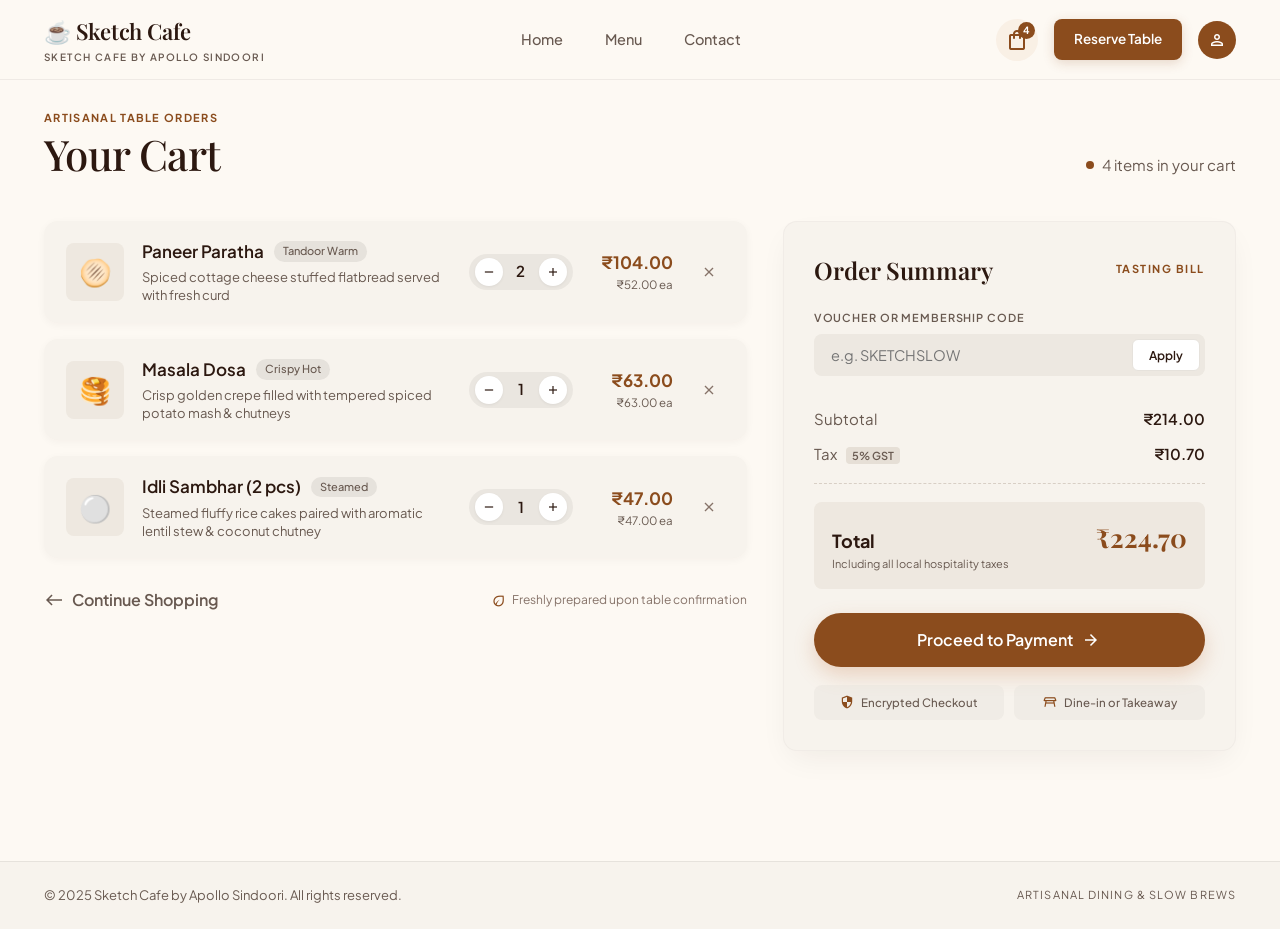
<file: cart.html>
<!DOCTYPE html>

<html lang="en"><head>
<meta charset="utf-8"/>
<meta content="width=device-width, initial-scale=1.0" name="viewport"/>
<title>Your Cart | Sketch Cafe by Apollo Sindoori</title>
<link href="https://fonts.googleapis.com" rel="preconnect"/>
<link crossorigin="" href="https://fonts.gstatic.com" rel="preconnect"/>
<link href="https://fonts.googleapis.com/css2?family=Playfair+Display:ital,wght@0,500;0,600;0,700;1,400&amp;family=Plus+Jakarta+Sans:wght@400;500;600;700&amp;display=swap" rel="stylesheet"/>
<link href="https://fonts.googleapis.com/css2?family=Material+Symbols+Outlined:wght,FILL@100..700,0..1&amp;display=swap" rel="stylesheet"/>
<link rel="stylesheet" href="cart.css">
</head>
<body>
<!-- Navigation Header (Strictly: Home, Menu, Contact, Cart, Reserve Table) -->
<header class="site-header">
<div class="header-inner">
<a class="brand" data-path="home" href="#">
<span class="brand-title">☕ Sketch Cafe</span>
<span class="brand-sub">Sketch Cafe by Apollo Sindoori</span>
</a>
<nav class="nav-links">
<a class="nav-link" data-path="home" href="#">Home</a>
<a class="nav-link" data-path="menu" href="#">Menu</a>
<a class="nav-link" data-path="contact" href="#">Contact</a>
</nav>
<div class="nav-actions">
<a aria-label="View Shopping Cart" class="cart-btn" data-path="cart" href="#">
<span class="material-symbols-outlined">shopping_bag</span>
<span class="cart-badge" id="nav-cart-count">4</span>
</a>
<a class="btn-reserve" data-path="reserve-table" href="#">Reserve Table</a>
<div aria-label="User Profile" class="user-avatar">
<span class="material-symbols-outlined" style="font-size: 20px;">person</span>
</div>
</div>
</div>
</header>
<!-- Main Cart Section -->
<main class="main-wrapper">
<!-- Editorial Headline -->
<header class="editorial-header">
<div>
<span class="header-tag">Artisanal Table Orders</span>
<h1 class="page-title">Your Cart</h1>
</div>
<div class="cart-indicator">
<span class="status-dot"></span>
<span id="cart-item-count-label">4 items in your cart</span>
</div>
</header>
<!-- Main Grid: Cart Items & Ledger -->
<div class="cart-grid">
<!-- Item List -->
<section aria-label="Order Items" class="cart-list">
<!-- Item 1: Paneer Paratha (₹52.00, qty 2 = ₹104.00) -->
<article class="cart-item" id="item-paneer-paratha">
<div class="item-info-group">
<div class="item-icon-box">🫓</div>
<div class="item-details">
<div class="item-header-line">
<h2 class="item-name">Paneer Paratha</h2>
<span class="item-tag">Tandoor Warm</span>
</div>
<p class="item-desc">Spiced cottage cheese stuffed flatbread served with fresh curd</p>
</div>
</div>
<div class="item-controls-group">
<div class="stepper">
<button aria-label="Decrease Paneer Paratha" class="stepper-btn" onclick="updateQty('paratha', -1, 52.00)">
<span class="material-symbols-outlined">remove</span>
</button>
<span class="stepper-value" id="qty-paratha">2</span>
<button aria-label="Increase Paneer Paratha" class="stepper-btn" onclick="updateQty('paratha', 1, 52.00)">
<span class="material-symbols-outlined">add</span>
</button>
</div>
<div class="item-price-block">
<span class="line-price" id="price-paratha">₹104.00</span>
<span class="unit-price">₹52.00 ea</span>
</div>
<button aria-label="Remove Paneer Paratha" class="btn-remove" onclick="removeCartItem('item-paneer-paratha', 'paratha')">
<span class="material-symbols-outlined">close</span>
</button>
</div>
</article>
<!-- Item 2: Masala Dosa (₹63.00, qty 1 = ₹63.00) -->
<article class="cart-item" id="item-masala-dosa">
<div class="item-info-group">
<div class="item-icon-box">🥞</div>
<div class="item-details">
<div class="item-header-line">
<h2 class="item-name">Masala Dosa</h2>
<span class="item-tag">Crispy Hot</span>
</div>
<p class="item-desc">Crisp golden crepe filled with tempered spiced potato mash &amp; chutneys</p>
</div>
</div>
<div class="item-controls-group">
<div class="stepper">
<button aria-label="Decrease Masala Dosa" class="stepper-btn" onclick="updateQty('dosa', -1, 63.00)">
<span class="material-symbols-outlined">remove</span>
</button>
<span class="stepper-value" id="qty-dosa">1</span>
<button aria-label="Increase Masala Dosa" class="stepper-btn" onclick="updateQty('dosa', 1, 63.00)">
<span class="material-symbols-outlined">add</span>
</button>
</div>
<div class="item-price-block">
<span class="line-price" id="price-dosa">₹63.00</span>
<span class="unit-price">₹63.00 ea</span>
</div>
<button aria-label="Remove Masala Dosa" class="btn-remove" onclick="removeCartItem('item-masala-dosa', 'dosa')">
<span class="material-symbols-outlined">close</span>
</button>
</div>
</article>
<!-- Item 3: Idli Sambhar (2 pcs) (₹47.00, qty 1 = ₹47.00) -->
<article class="cart-item" id="item-idli-sambhar">
<div class="item-info-group">
<div class="item-icon-box">⚪</div>
<div class="item-details">
<div class="item-header-line">
<h2 class="item-name">Idli Sambhar (2 pcs)</h2>
<span class="item-tag">Steamed</span>
</div>
<p class="item-desc">Steamed fluffy rice cakes paired with aromatic lentil stew &amp; coconut chutney</p>
</div>
</div>
<div class="item-controls-group">
<div class="stepper">
<button aria-label="Decrease Idli Sambhar" class="stepper-btn" onclick="updateQty('idli', -1, 47.00)">
<span class="material-symbols-outlined">remove</span>
</button>
<span class="stepper-value" id="qty-idli">1</span>
<button aria-label="Increase Idli Sambhar" class="stepper-btn" onclick="updateQty('idli', 1, 47.00)">
<span class="material-symbols-outlined">add</span>
</button>
</div>
<div class="item-price-block">
<span class="line-price" id="price-idli">₹47.00</span>
<span class="unit-price">₹47.00 ea</span>
</div>
<button aria-label="Remove Idli Sambhar" class="btn-remove" onclick="removeCartItem('item-idli-sambhar', 'idli')">
<span class="material-symbols-outlined">close</span>
</button>
</div>
</article>
<!-- Return to menu action -->
<div class="cart-actions-bar">
<a class="btn-continue" data-path="menu" href="#">
<span class="material-symbols-outlined">west</span>
<span>Continue Shopping</span>
</a>
<span class="fresh-note">
<span class="material-symbols-outlined" style="font-size: 16px; color: var(--color-primary-dark);">eco</span>
            Freshly prepared upon table confirmation
          </span>
</div>
</section>
<!-- Order Summary Card -->
<aside aria-label="Order Summary" class="summary-card">
<div class="summary-header">
<h2 class="summary-title">Order Summary</h2>
<span class="summary-tag">Tasting Bill</span>
</div>
<!-- Coupon Input -->
<div class="coupon-box">
<label class="coupon-label" for="voucher-code">Voucher or Membership Code</label>
<div class="coupon-input-group">
<input class="coupon-input" id="voucher-code" placeholder="e.g. SKETCHSLOW" type="text"/>
<button class="coupon-btn" onclick="handleCoupon()">Apply</button>
</div>
<p class="coupon-msg" id="voucher-msg"></p>
</div>
<!-- Ledger Calculation -->
<div class="financial-ledger">
<div class="ledger-row">
<span>Subtotal</span>
<span class="ledger-val" id="summary-subtotal">₹214.00</span>
</div>
<div class="ledger-row">
<div>
<span>Tax</span>
<span class="gst-tag">5% GST</span>
</div>
<span class="ledger-val" id="summary-tax">₹10.70</span>
</div>
<div class="ledger-row discount-row" id="discount-row">
<span>Member Discount (15%)</span>
<span class="ledger-val" id="summary-discount">-₹0.00</span>
</div>
</div>
<!-- Highlighted Total -->
<div class="total-box">
<div class="total-meta">
<div class="total-heading">Total</div>
<span class="total-sub">Including all local hospitality taxes</span>
</div>
<div class="total-amount" id="summary-total">₹224.70</div>
</div>
<!-- Proceed to Payment CTA -->
<a class="btn-checkout" data-path="checkout" href="#">
<span>Proceed to Payment</span>
<span class="material-symbols-outlined">arrow_forward</span>
</a>
<!-- Trust Badges -->
<div class="trust-grid">
<div class="trust-item">
<span class="material-symbols-outlined">security</span>
<span>Encrypted Checkout</span>
</div>
<div class="trust-item">
<span class="material-symbols-outlined">table_restaurant</span>
<span>Dine-in or Takeaway</span>
</div>
</div>
</aside>
</div>
</main>
<!-- Semantic Footer (No About or Gallery links) -->
<footer class="site-footer">
<div class="footer-inner">
<p>© 2025 Sketch Cafe by Apollo Sindoori. All rights reserved.</p>
<p class="footer-tagline">Artisanal Dining &amp; Slow Brews</p>
</div>
</footer>
<!-- Vanilla Cart Interaction Script -->
<script>
    (function() {
      const cartItems = {
        paratha: { qty: 2, price: 52.00 },
        dosa: { qty: 1, price: 63.00 },
        idli: { qty: 1, price: 47.00 }
      };

      let discountRate = 0;

      function updateSummary() {
        let subtotal = 0;
        let totalCount = 0;

        for (const key in cartItems) {
          if (cartItems[key]) {
            subtotal += cartItems[key].qty * cartItems[key].price;
            totalCount += cartItems[key].qty;
          }
        }

        const countLabel = document.getElementById('cart-item-count-label');
        const navCount = document.getElementById('nav-cart-count');
        if (countLabel) {
          countLabel.textContent = totalCount === 1 ? '1 item in your cart' : totalCount + ' items in your cart';
        }
        if (navCount) {
          navCount.textContent = totalCount;
        }

        const discount = subtotal * discountRate;
        const discountedSubtotal = Math.max(0, subtotal - discount);
        const tax = discountedSubtotal * 0.05;
        const total = discountedSubtotal + tax;

        const subtotalEl = document.getElementById('summary-subtotal');
        const taxEl = document.getElementById('summary-tax');
        const totalEl = document.getElementById('summary-total');
        const discountRow = document.getElementById('discount-row');
        const discountVal = document.getElementById('summary-discount');

        if (subtotalEl) subtotalEl.textContent = '₹' + subtotal.toFixed(2);
        if (taxEl) taxEl.textContent = '₹' + tax.toFixed(2);
        if (totalEl) totalEl.textContent = '₹' + total.toFixed(2);

        if (discountRow && discountVal) {
          if (discountRate > 0) {
            discountRow.style.display = 'flex';
            discountVal.textContent = '-₹' + discount.toFixed(2);
          } else {
            discountRow.style.display = 'none';
          }
        }
      }

      window.updateQty = function(itemKey, change, unitPrice) {
        if (!cartItems[itemKey]) return;
        const nextQty = cartItems[itemKey].qty + change;
        if (nextQty <= 0) {
          window.removeCartItem('item-' + (itemKey === 'paratha' ? 'paneer-paratha' : (itemKey === 'dosa' ? 'masala-dosa' : 'idli-sambhar')), itemKey);
          return;
        }
        cartItems[itemKey].qty = nextQty;

        const qtyEl = document.getElementById('qty-' + itemKey);
        const priceEl = document.getElementById('price-' + itemKey);

        if (qtyEl) qtyEl.textContent = nextQty;
        if (priceEl) priceEl.textContent = '₹' + (nextQty * unitPrice).toFixed(2);

        updateSummary();
      };

      window.removeCartItem = function(elementId, itemKey) {
        const row = document.getElementById(elementId);
        if (row) {
          row.style.opacity = '0';
          row.style.transform = 'scale(0.97)';
          setTimeout(function() {
            row.remove();
            delete cartItems[itemKey];
            updateSummary();
          }, 180);
        }
      };

      window.handleCoupon = function() {
        const input = document.getElementById('voucher-code');
        const msg = document.getElementById('voucher-msg');
        if (!input || !msg) return;

        const val = input.value.trim().toUpperCase();
        if (val === 'SKETCHSLOW' || val === 'APOLLO') {
          discountRate = 0.15;
          msg.textContent = '15% artisanal club discount applied!';
          msg.className = 'coupon-msg active';
        } else if (val.length > 0) {
          discountRate = 0;
          msg.textContent = 'Invalid or expired voucher code.';
          msg.className = 'coupon-msg error';
        } else {
          discountRate = 0;
          msg.className = 'coupon-msg';
        }
        updateSummary();
      };
    })();
  </script>
</body></html>
</file>
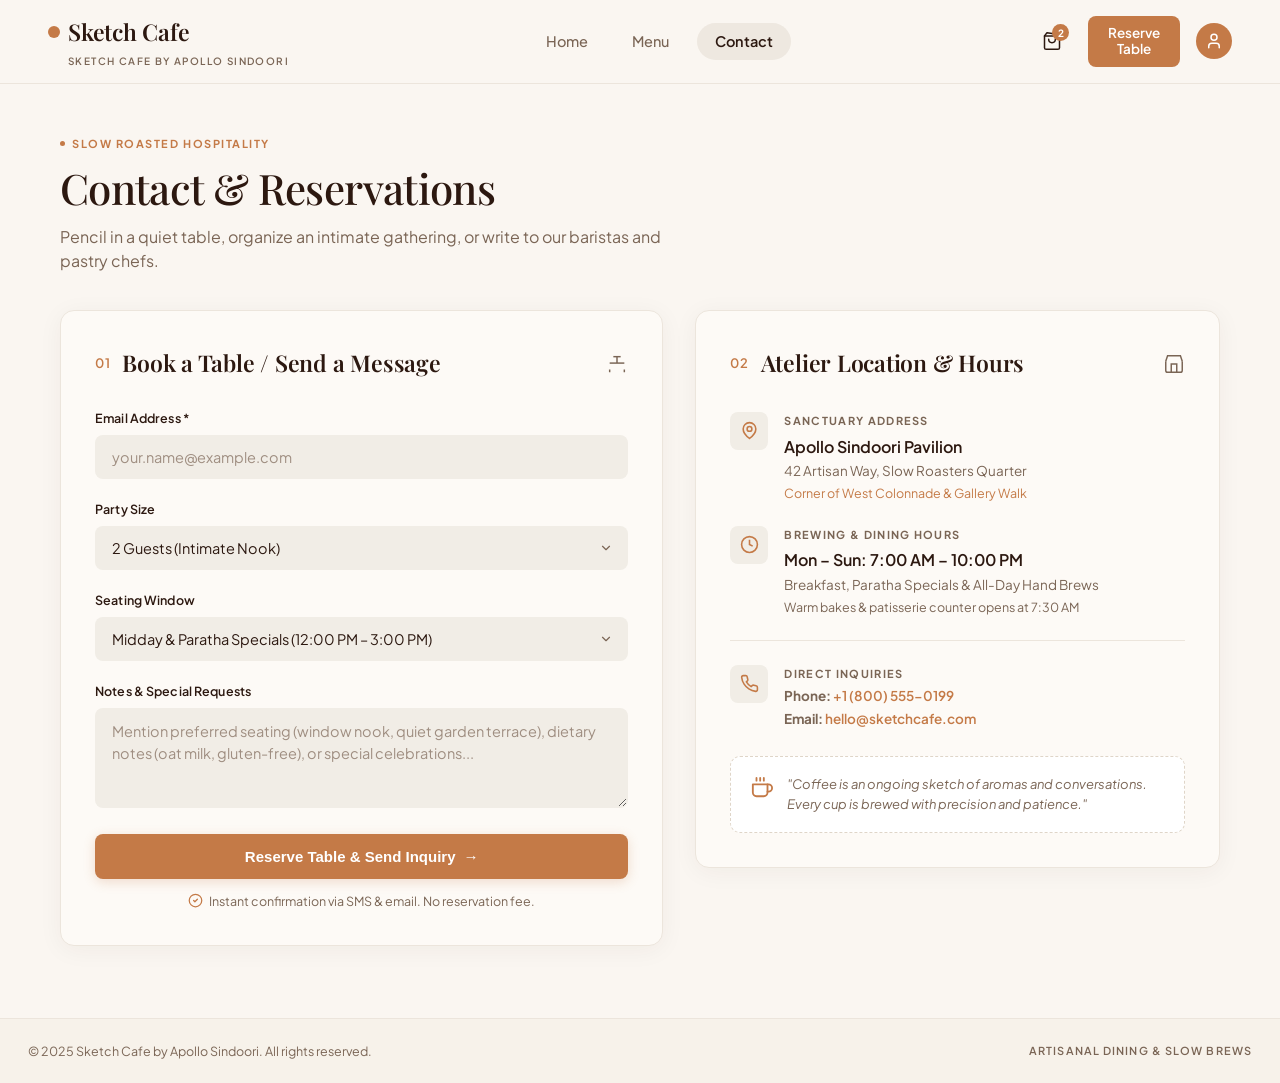
<file: contact.html>
<!DOCTYPE html>

<html lang="en"><head>
<meta charset="utf-8"/>
<meta content="width=device-width, initial-scale=1.0" name="viewport"/>
<title>Contact &amp; Reservations — Sketch Cafe</title>
<link href="https://fonts.googleapis.com" rel="preconnect"/>
<link crossorigin="" href="https://fonts.gstatic.com" rel="preconnect"/>
<link href="https://fonts.googleapis.com/css2?family=Plus+Jakarta+Sans:wght@400;500;600;700&amp;family=Playfair+Display:ital,wght@0,500;0,600;1,400&amp;display=swap" rel="stylesheet"/>
<link rel="stylesheet" href="contact.css">
</head>
<body>
<!-- Navigation Header -->
<header class="site-header">
<div class="nav-container">
<a class="brand-group" href="#">
<div class="brand-title-wrap">
<span class="brand-dot"></span>
<span class="brand-title">Sketch Cafe</span>
</div>
<span class="brand-sub">SKETCH CAFE BY APOLLO SINDOORI</span>
</a>
<nav class="nav-links">
<a class="nav-link" href="#">Home</a>
<a class="nav-link" href="#">Menu</a>
<a class="nav-link active" href="#">Contact</a>
</nav>
<div class="header-actions">
<a aria-label="View Cart" class="cart-btn" href="#">
<!-- Bag Icon -->
<svg fill="none" height="20" stroke="currentColor" stroke-linecap="round" stroke-linejoin="round" stroke-width="1.8" viewbox="0 0 24 24" width="20">
<path d="M6 2 3 6v14a2 2 0 0 0 2 2h14a2 2 0 0 0 2-2V6l-3-2Z"></path>
<path d="M3 6h18"></path>
<path d="M16 10a4 4 0 0 1-8 0"></path>
</svg>
<span class="cart-badge">2</span>
</a>
<a class="btn-reserve-nav" href="#reservation-form">Reserve<br/>Table</a>
<div class="user-avatar" title="Account">
<!-- Person Icon -->
<svg fill="none" height="18" stroke="currentColor" stroke-linecap="round" stroke-linejoin="round" stroke-width="2" viewbox="0 0 24 24" width="18">
<path d="M19 21v-2a4 4 0 0 0-4-4H9a4 4 0 0 0-4 4v2"></path>
<circle cx="12" cy="7" r="4"></circle>
</svg>
</div>
</div>
</div>
</header>
<!-- Main Content -->
<main>
<div class="content-wrapper">
<!-- Page Heading -->
<section class="page-intro">
<div class="eyebrow">
<span class="eyebrow-dot"></span>
<span>SLOW ROASTED HOSPITALITY</span>
</div>
<h1 class="page-title">Contact &amp; Reservations</h1>
<p class="page-subtitle">Pencil in a quiet table, organize an intimate gathering, or write to our baristas and pastry chefs.</p>
</section>
<!-- Two-Column Layout -->
<div class="contact-grid">
<!-- Left Column: Form Card -->
<div class="card" id="reservation-form">
<div class="card-header">
<div class="card-header-inner">
<span class="step-badge">01</span>
<h2 class="card-title">Book a Table / Send a Message</h2>
</div>
<!-- Chair / Table symbol -->
<svg class="header-icon-svg" viewbox="0 0 24 24">
<path d="M4 18v3"></path>
<path d="M20 18v3"></path>
<path d="M4 11h16"></path>
<path d="M12 4v7"></path>
<path d="M8 4h8"></path>
</svg>
</div>
<form onsubmit="handleFormSubmit(event)">
<div class="form-grid">
<!-- Email Address -->
<div class="form-group">
<label class="form-label" for="contact-email">Email Address *</label>
<input class="input-field" id="contact-email" placeholder="your.name@example.com" required="" type="email"/>
</div>
<!-- Party Size -->
<div class="form-group">
<label class="form-label" for="contact-guests">Party Size</label>
<select class="select-field" id="contact-guests">
<option value="1">1 Person (Solo Creative Table)</option>
<option selected="" value="2">2 Guests (Intimate Nook)</option>
<option value="3-4">3 – 4 Guests (Standard Dining)</option>
<option value="5-6">5 – 6 Guests (Curator's Booth)</option>
<option value="7+">7+ Guests (Private Salon Loft)</option>
</select>
</div>
<!-- Seating Window -->
<div class="form-group">
<label class="form-label" for="contact-time">Seating Window</label>
<select class="select-field" id="contact-time">
<option value="morning">Morning Brew &amp; Flaky Bakes (8:00 AM – 11:30 AM)</option>
<option selected="" value="lunch">Midday &amp; Paratha Specials (12:00 PM – 3:00 PM)</option>
<option value="tea">Afternoon Coffee &amp; Patisserie (3:30 PM – 6:00 PM)</option>
<option value="evening">Twilight Roast &amp; Slow Brews (6:30 PM – 9:30 PM)</option>
</select>
</div>
<!-- Notes / Special Requests -->
<div class="form-group">
<label class="form-label" for="contact-message">Notes &amp; Special Requests</label>
<textarea class="textarea-field" id="contact-message" placeholder="Mention preferred seating (window nook, quiet garden terrace), dietary notes (oat milk, gluten-free), or special celebrations..."></textarea>
</div>
<!-- Submit & Assurance -->
<div class="form-actions">
<button class="btn-submit" id="submit-btn" type="submit">
<span>Reserve Table &amp; Send Inquiry</span>
<span aria-hidden="true">→</span>
</button>
<div class="form-assurance">
<!-- Checkmark icon -->
<svg fill="none" height="15" stroke="currentColor" stroke-linecap="round" stroke-linejoin="round" stroke-width="2" style="color: var(--accent-terracotta);" viewbox="0 0 24 24" width="15">
<circle cx="12" cy="12" r="10"></circle>
<path d="m9 12 2 2 4-4"></path>
</svg>
<span>Instant confirmation via SMS &amp; email. No reservation fee.</span>
</div>
</div>
<!-- Success Alert Toast -->
<div class="status-toast" id="status-toast">
<svg fill="none" height="18" stroke="currentColor" stroke-linecap="round" stroke-linejoin="round" stroke-width="2" viewbox="0 0 24 24" width="18">
<path d="M18 8h1a4 4 0 0 1 0 8h-1"></path>
<path d="M2 8h16v9a4 4 0 0 1-4 4H6a4 4 0 0 1-4-4V8z"></path>
<line x1="6" x2="6" y1="1" y2="4"></line>
<line x1="10" x2="10" y1="1" y2="4"></line>
<line x1="14" x2="14" y1="1" y2="4"></line>
</svg>
<span>Thank you! Your inquiry has been penciled into our slow-brew schedule. We will reach out shortly.</span>
</div>
</div>
</form>
</div>
<!-- Right Column: Location & Atelier Dossier -->
<div class="card info-card">
<div class="card-header" style="margin-bottom: 6px;">
<div class="card-header-inner">
<span class="step-badge">02</span>
<h2 class="card-title">Atelier Location &amp; Hours</h2>
</div>
<!-- Storefront Icon -->
<svg class="header-icon-svg" viewbox="0 0 24 24">
<path d="M3 9 5 3h14l2 6"></path>
<path d="M21 9v10a2 2 0 0 1-2 2H5a2 2 0 0 1-2-2V9"></path>
<path d="M9 21V12h6v9"></path>
</svg>
</div>
<!-- Sanctuary Address -->
<div class="info-block">
<div class="info-icon-box">
<svg class="info-icon-svg" viewbox="0 0 24 24">
<path d="M20 10c0 6-8 12-8 12s-8-6-8-12a8 8 0 0 1 16 0Z"></path>
<circle cx="12" cy="10" r="3"></circle>
</svg>
</div>
<div class="info-content">
<div class="info-label">Sanctuary Address</div>
<p class="info-headline">Apollo Sindoori Pavilion</p>
<p class="info-sub">42 Artisan Way, Slow Roasters Quarter</p>
<p class="info-sub" style="font-size: 12.5px; margin-top: 3px; color: var(--accent-terracotta);">Corner of West Colonnade &amp; Gallery Walk</p>
</div>
</div>
<!-- Opening Hours -->
<div class="info-block">
<div class="info-icon-box">
<svg class="info-icon-svg" viewbox="0 0 24 24">
<circle cx="12" cy="12" r="10"></circle>
<polyline points="12 6 12 12 16 14"></polyline>
</svg>
</div>
<div class="info-content">
<div class="info-label">Brewing &amp; Dining Hours</div>
<p class="info-headline">Mon – Sun: 7:00 AM – 10:00 PM</p>
<p class="info-sub">Breakfast, Paratha Specials &amp; All-Day Hand Brews</p>
<p class="info-sub" style="font-size: 12.5px; margin-top: 3px;">Warm bakes &amp; patisserie counter opens at 7:30 AM</p>
</div>
</div>
<div class="divider"></div>
<!-- Direct Channels -->
<div class="info-block">
<div class="info-icon-box">
<svg class="info-icon-svg" viewbox="0 0 24 24">
<path d="M22 16.92v3a2 2 0 0 1-2.18 2 19.79 19.79 0 0 1-8.63-3.07 19.5 19.5 0 0 1-6-6 19.79 19.79 0 0 1-3.07-8.67A2 2 0 0 1 4.11 2h3a2 2 0 0 1 2 1.72 12.84 12.84 0 0 0 .7 2.81 2 2 0 0 1-.45 2.11L8.09 9.91a16 16 0 0 0 6 6l1.27-1.27a2 2 0 0 1 2.11-.45 12.84 12.84 0 0 0 2.81.7A2 2 0 0 1 22 16.92z"></path>
</svg>
</div>
<div class="info-content">
<div class="info-label">Direct Inquiries</div>
<p class="info-sub" style="margin-bottom: 3px;">
<strong>Phone:</strong> <a class="info-link" href="tel:+18005550199">+1 (800) 555-0199</a>
</p>
<p class="info-sub">
<strong>Email:</strong> <a class="info-link" href="mailto:hello@sketchcafe.com">hello@sketchcafe.com</a>
</p>
</div>
</div>
<!-- Roastery Quote Note -->
<div class="roastery-note">
<div class="roastery-quote-icon">
<svg fill="none" height="22" stroke="currentColor" stroke-linecap="round" stroke-linejoin="round" stroke-width="2" viewbox="0 0 24 24" width="22">
<path d="M18 8h1a4 4 0 0 1 0 8h-1"></path>
<path d="M2 8h16v9a4 4 0 0 1-4 4H6a4 4 0 0 1-4-4V8z"></path>
<line x1="6" x2="6" y1="1" y2="4"></line>
<line x1="10" x2="10" y1="1" y2="4"></line>
<line x1="14" x2="14" y1="1" y2="4"></line>
</svg>
</div>
<p class="roastery-note-text">"Coffee is an ongoing sketch of aromas and conversations. Every cup is brewed with precision and patience."</p>
</div>
</div>
</div>
</div>
</main>
<!-- Clean Minimal 1-Line Footer -->
<footer class="site-footer">
<div class="footer-container">
<p>© 2025 Sketch Cafe by Apollo Sindoori. All rights reserved.</p>
<p class="footer-highlight">ARTISANAL DINING &amp; SLOW BREWS</p>
</div>
</footer>
<!-- Vanilla JS Interaction Logic -->
<script>
    function handleFormSubmit(event) {
      event.preventDefault();
      const submitBtn = document.getElementById('submit-btn');
      const toast = document.getElementById('status-toast');

      submitBtn.disabled = true;
      submitBtn.innerHTML = '<span>Penciling in reservation...</span>';

      setTimeout(function() {
        submitBtn.innerHTML = '<span>Reservation Confirmed ✓</span>';
        submitBtn.style.backgroundColor = '#a86332';
        toast.style.display = 'flex';
      }, 600);
    }
  </script>
</body></html>
</file>
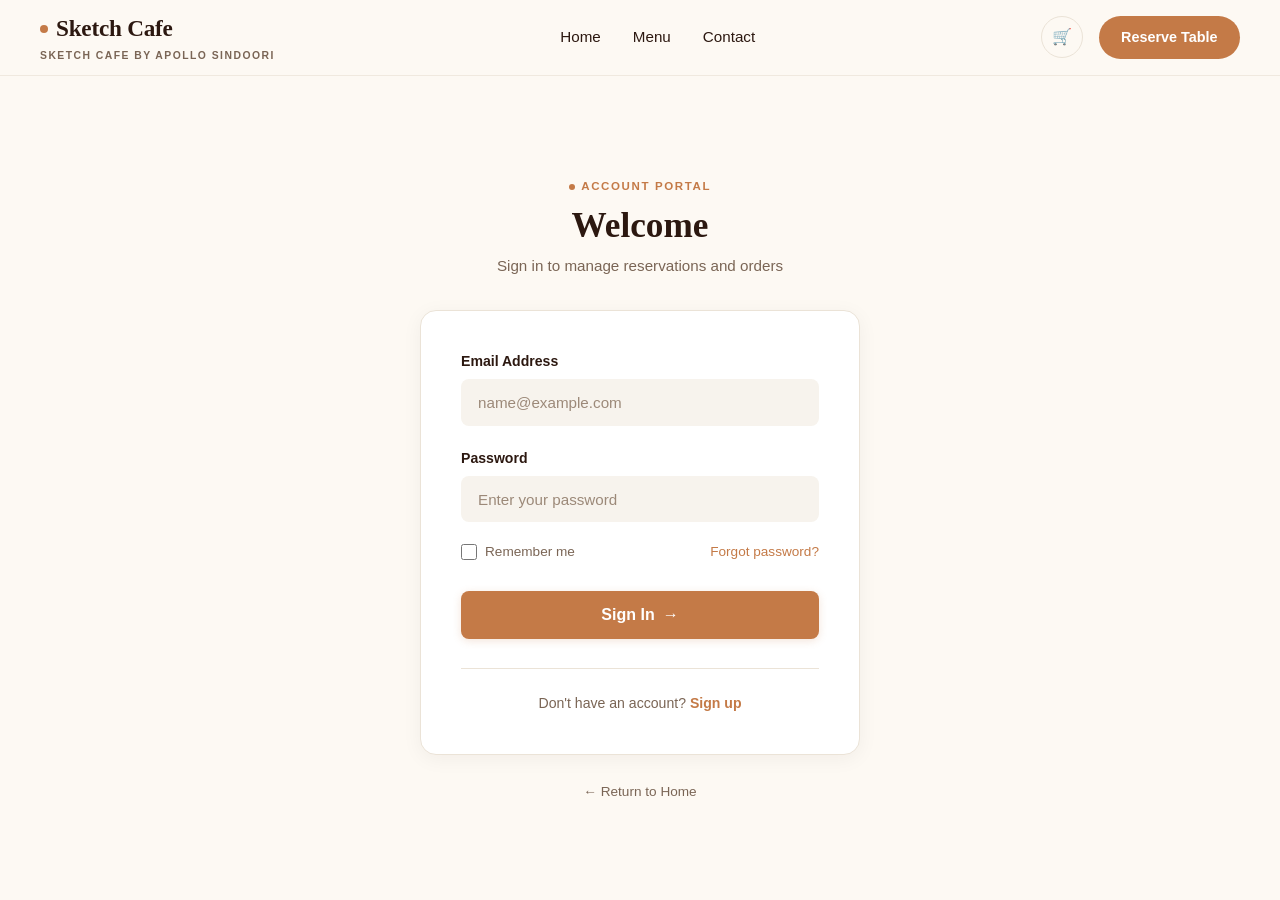
<file: login.html>
<!DOCTYPE html><html lang="en" style=""><head>
  <meta charset="UTF-8">
  <meta name="viewport" content="width=device-width, initial-scale=1.0">
  <title>Login - Sketch Cafe</title>
  <link rel="stylesheet" href="login.css">
</head>
<body>

  <!-- Navigation -->
  <header class="navbar">
    <a href="index.html" class="brand-group">
      <div class="brand-title">
        <span class="brand-dot"></span>
        Sketch Cafe
      </div>
      <span class="brand-sub">Sketch Cafe by Apollo Sindoori</span>
    </a>

    <nav class="nav-menu">
      <a href="index.html" class="nav-link">Home</a>
      <a href="menu.html" class="nav-link">Menu</a>
      <a href="contact.html" class="nav-link">Contact</a>
    </nav>

    <div class="nav-right">
      <a href="cart.html" class="cart-btn" title="Cart">🛒</a>
      <a href="contact.html" class="reserve-btn">Reserve Table</a>
    </div>
  </header>

  <!-- Main Content -->
  <main>
    <div class="auth-wrapper">
      <div class="auth-header">
        <span class="auth-badge">Account Portal</span>
        <h1 class="auth-title">Welcome</h1>
        <p class="auth-subtitle">Sign in to manage reservations and orders</p>
      </div>

      <div class="auth-card">
        <form id="loginForm" onsubmit="handleLogin(event)">
          <div class="form-group">
            <label for="email" class="">Email Address</label>
            <div class="input-wrapper">
              <input type="email" id="email" class="form-input" placeholder="name@example.com" required="" autocomplete="email">
            </div>
          </div>

          <div class="form-group">
            <label for="password" class="">Password</label>
            <div class="input-wrapper">
              <input type="password" id="password" class="form-input" placeholder="Enter your password" required="" autocomplete="current-password">
            </div>
          </div>

          <div class="form-meta">
            <label class="remember-group">
              <input type="checkbox" id="rememberMe">
              <span class="">Remember me</span>
            </label>
            <a href="#" class="forgot-link" onclick="event.preventDefault(); alert('Password reset link will be sent to your email.');">Forgot password?</a>
          </div>

          <button type="submit" class="submit-btn">
            <span class="">Sign In</span>
            <span class="">→</span>
          </button>
        </form>

        <div class="auth-footer-prompt">
          Don't have an account? <a href="#" onclick="event.preventDefault(); alert('Registration is open at checkout or by placing a table reservation.');" class="">Sign up</a>
        </div>
      </div>

      <div class="quick-links">
        <a href="index.html" class="back-home">← Return to Home</a>
      </div>
    </div>
  </main>

  <!-- Footer -->
  

  <script>
    function handleLogin(e) {
      e.preventDefault();
      const email = document.getElementById('email').value;
      if (email) {
        alert('Welcome back! Redirecting to Sketch Cafe...');
        window.location.href = 'index.html';
      }
    }
  </script>



</body></html>
</file>
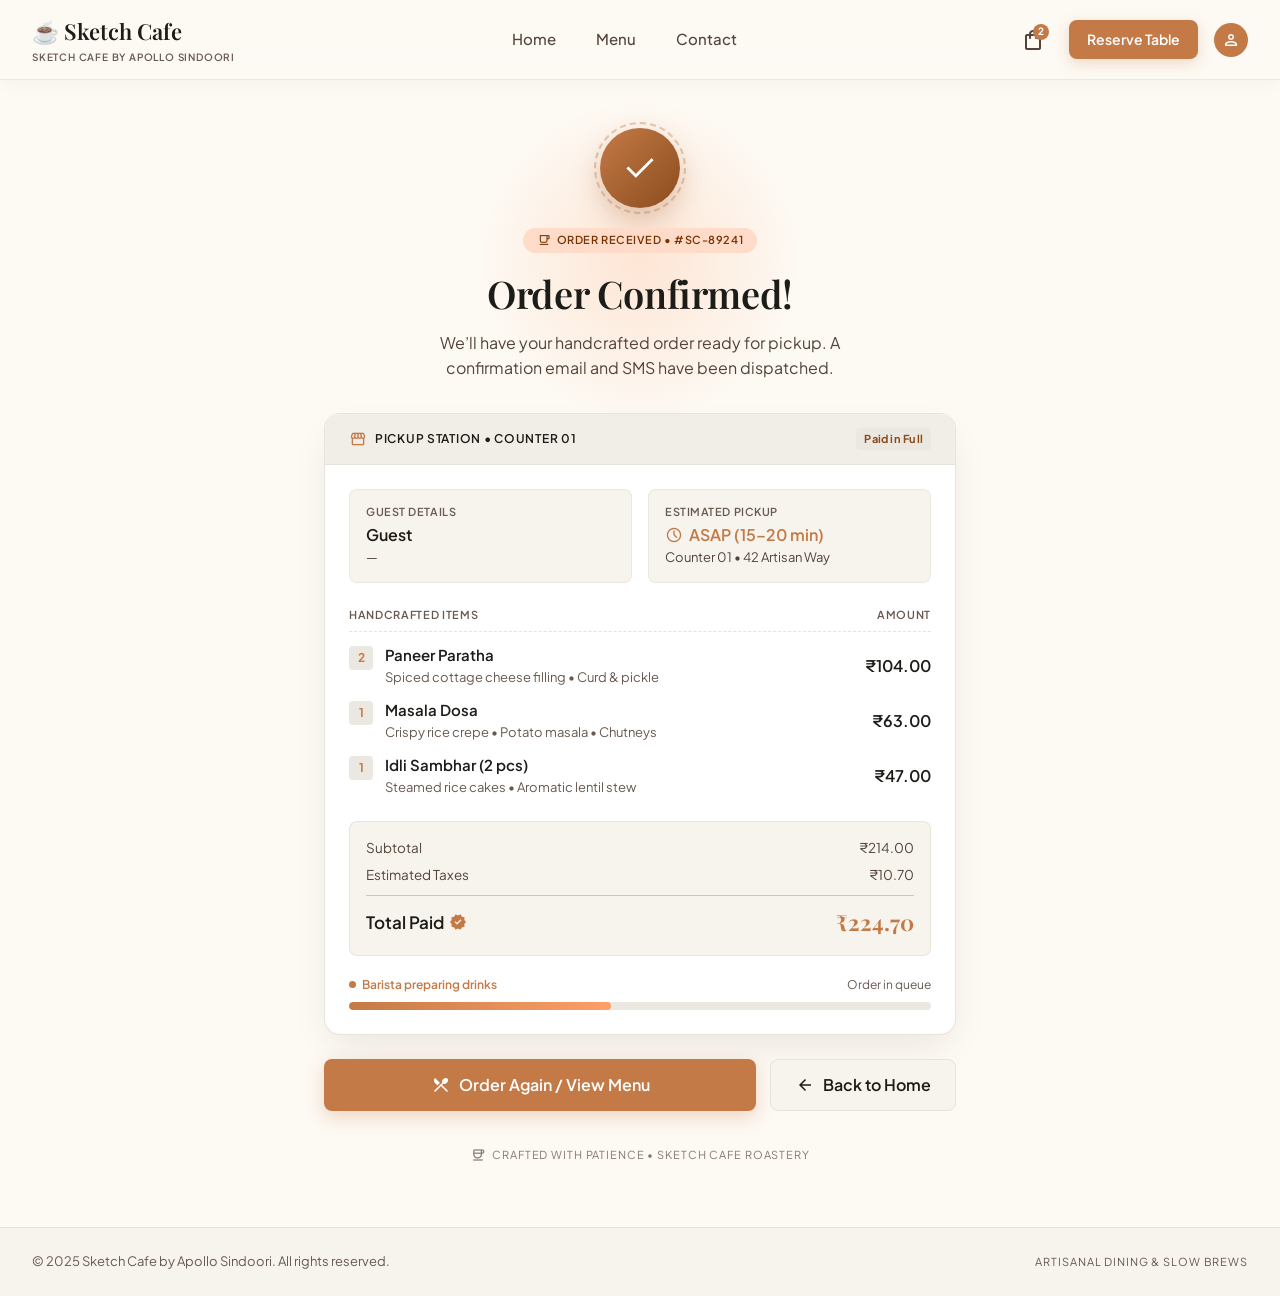
<file: order-confirmed.html>
<!DOCTYPE html><html lang="en"><head>
<meta charset="utf-8">
<meta content="width=device-width, initial-scale=1.0" name="viewport">
<title>Order Confirmed | Sketch Cafe</title>
<link href="https://fonts.googleapis.com" rel="preconnect">
<link crossorigin="" href="https://fonts.gstatic.com" rel="preconnect">
<link href="https://fonts.googleapis.com/css2?family=Playfair+Display:ital,wght@0,500;0,600;0,700;1,400&amp;family=Plus+Jakarta+Sans:wght@400;500;600;700&amp;display=swap" rel="stylesheet">
<link href="https://fonts.googleapis.com/css2?family=Material+Symbols+Outlined:wght,FILL@100..700,0..1&amp;display=swap" rel="stylesheet">
<link rel="stylesheet" href="order-confirmed.css">
</head>
<body>
<!-- Site Navigation Header -->
<header class="site-header">
<div class="header-container">
<a class="brand" href="#">
<span class="brand-title">☕ Sketch Cafe</span>
<span class="brand-subtitle">Sketch Cafe by Apollo Sindoori</span>
</a>
<nav class="nav-links">
<a class="nav-link" href="#">Home</a>
<a class="nav-link" href="#">Menu</a>
<a class="nav-link" href="#">Contact</a>
</nav>
<div class="header-actions">
<a aria-label="Cart" class="cart-btn" href="#">
<span class="material-symbols-outlined" style="font-size: 24px;">shopping_bag</span>
<span class="cart-badge">2</span>
</a>
<a class="reserve-btn" href="#">Reserve Table</a>
<div class="user-avatar">
<span class="material-symbols-outlined" style="font-size: 20px;">person</span>
</div>
</div>
</div>
</header>
<!-- Main View -->
<main>
<div class="page-content">
<!-- Glow ambient background -->
<div class="glow-aura"></div>
<!-- Terracotta Check Icon Badge -->
<div class="hero-badge">
<div class="badge-ring"></div>
<div class="badge-inner">
<span class="material-symbols-outlined" style="font-size: 40px; font-variation-settings: 'FILL' 1;">check</span>
</div>
</div>
<!-- Header & Subtitle -->
<div class="hero-text">
<div class="order-status-pill">
<span class="material-symbols-outlined" style="font-size: 14px;">local_cafe</span>
<span class="">Order Received • #SC-89241</span>
</div>
<h1 class="order-title">Order Confirmed!</h1>
<p class="order-desc">
          We’ll have your handcrafted order ready for pickup. A confirmation email and SMS have been dispatched.
        </p>
</div>
<!-- Receipt Summary Card -->
<section class="receipt-card">
<header class="receipt-header">
<div class="station-info">
<span class="material-symbols-outlined">storefront</span>
<span class="">Pickup Station • Counter 01</span>
</div>
<span class="paid-tag">Paid in Full</span>
</header>
<div class="receipt-body">
<!-- Customer & Pickup Grid -->
<div class="metadata-grid">
<div class="meta-box">
<span class="meta-label">Guest Details</span>
<p class="meta-value">Guest</p>
<p class="meta-sub">—</p>
</div>
<div class="meta-box">
<span class="meta-label">Estimated Pickup</span>
<p class="meta-value highlight">
<span class="material-symbols-outlined" style="font-size: 18px;">schedule</span>
                ASAP (15–20 min)
              </p>
<p class="meta-sub">Counter 01 • 42 Artisan Way</p>
</div>
</div>
<!-- Itemized Handcrafted List -->
<div class="items-section">
<div class="section-bar">
<span class="">Handcrafted Items</span>
<span class="">Amount</span>
</div>
<div class="items-list">
<!-- Item 1 -->
<div class="item-row">
<div class="item-left">
<span class="item-qty">2</span>
<div>
<p class="item-name">Paneer Paratha</p>
<p class="item-desc">Spiced cottage cheese filling • Curd &amp; pickle</p>
</div>
</div>
<span class="item-price">₹104.00</span>
</div>
<!-- Item 2 -->
<div class="item-row">
<div class="item-left">
<span class="item-qty">1</span>
<div>
<p class="item-name">Masala Dosa</p>
<p class="item-desc">Crispy rice crepe • Potato masala • Chutneys</p>
</div>
</div>
<span class="item-price">₹63.00</span>
</div>
<!-- Item 3 -->
<div class="item-row">
<div class="item-left">
<span class="item-qty">1</span>
<div>
<p class="item-name">Idli Sambhar (2 pcs)</p>
<p class="item-desc">Steamed rice cakes • Aromatic lentil stew</p>
</div>
</div>
<span class="item-price">₹47.00</span>
</div>
</div>
</div>
<!-- Totals Calculation -->
<div class="totals-box">
<div class="calc-row">
<span class="">Subtotal</span>
<span class="">₹214.00</span>
</div>
<div class="calc-row">
<span class="">Estimated Taxes</span>
<span class="">₹10.70</span>
</div>
<div class="total-row">
<span class="total-label">
                Total Paid
                <span class="material-symbols-outlined" style="font-variation-settings: 'FILL' 1;">verified</span>
</span>
<span class="total-amount">₹224.70</span>
</div>
</div>
<!-- Progress Visualizer -->
<div class="progress-section">
<div class="progress-status">
<span class="status-active">
<span class="status-dot"></span>
                Barista preparing drinks
              </span>
<span class="">Order in queue</span>
</div>
<div class="progress-bar-bg">
<div class="progress-bar-fill"></div>
</div>
</div>
</div>
</section>
<!-- Action Buttons -->
<div class="action-group">
<a class="btn-primary" href="#">
<span class="material-symbols-outlined" style="font-size: 20px;">restaurant_menu</span>
<span class="">Order Again / View Menu</span>
</a>
<a class="btn-secondary" href="#">
<span class="material-symbols-outlined" style="font-size: 20px;">arrow_back</span>
<span class="">Back to Home</span>
</a>
</div>
<!-- Footnote -->
<div class="footer-note">
<span class="material-symbols-outlined" style="font-size: 16px;">coffee</span>
<span class="">Crafted with patience • Sketch Cafe Roastery</span>
</div>
</div>
</main>
<!-- Site Footer -->
<footer class="site-footer">
<div class="footer-container">
<p class="">© 2025 Sketch Cafe by Apollo Sindoori. All rights reserved.</p>
<p class="footer-tagline">Artisanal Dining &amp; Slow Brews</p>
</div>
</footer>


</body></html>
</file>
<file: cart.css>
:root {
      --bg-surface: #fdf9f3;
      --bg-card: #f7f3ed;
      --bg-card-hover: #f1ede7;
      --bg-white: #ffffff;
      --bg-chip: #e6e2dc;
      --color-primary: #c47a47;
      --color-primary-dark: #8b4c1d;
      --color-text-main: #2c1810;
      --color-text-muted: #685950;
      --color-text-light: #867369;
      --border-color: #e6e2dc;
      --border-subtle: #eedecd;
      --radius-sm: 4px;
      --radius-md: 8px;
      --radius-lg: 14px;
      --radius-full: 9999px;
      --shadow-sm: 0 2px 8px rgba(44, 24, 16, 0.04);
      --shadow-card: 0 12px 32px -8px rgba(44, 24, 16, 0.07);
      --shadow-cta: 0 8px 20px rgba(196, 122, 71, 0.28);
    }

    * {
      box-sizing: border-box;
      margin: 0;
      padding: 0;
    }

    body {
      background-color: var(--bg-surface);
      color: var(--color-text-main);
      font-family: 'Plus Jakarta Sans', -apple-system, BlinkMacSystemFont, sans-serif;
      font-size: 15px;
      line-height: 1.5;
      -webkit-font-smoothing: antialiased;
    }

    a {
      color: inherit;
      text-decoration: none;
    }

    button, input {
      font-family: inherit;
      color: inherit;
    }

    /* Header */
    .site-header {
      position: fixed;
      top: 0;
      left: 0;
      right: 0;
      height: 80px;
      background: rgba(253, 249, 243, 0.94);
      backdrop-filter: blur(12px);
      border-bottom: 1px solid rgba(230, 226, 220, 0.6);
      z-index: 100;
      display: flex;
      align-items: center;
    }

    .header-inner {
      max-width: 1240px;
      margin: 0 auto;
      width: 100%;
      padding: 0 24px;
      display: flex;
      justify-content: space-between;
      align-items: center;
    }

    .brand {
      display: flex;
      flex-direction: column;
    }

    .brand-title {
      font-family: 'Playfair Display', serif;
      font-size: 22px;
      font-weight: 600;
      color: var(--color-text-main);
      display: flex;
      align-items: center;
      gap: 6px;
      letter-spacing: -0.01em;
    }

    .brand-sub {
      font-size: 10px;
      text-transform: uppercase;
      letter-spacing: 0.14em;
      color: var(--color-text-muted);
      margin-top: 2px;
      font-weight: 600;
    }

    .nav-links {
      display: flex;
      align-items: center;
      gap: 10px;
    }

    .nav-link {
      padding: 8px 16px;
      border-radius: var(--radius-md);
      font-size: 14.5px;
      color: var(--color-text-muted);
      font-weight: 500;
      transition: all 0.2s ease;
    }

    .nav-link:hover {
      color: var(--color-text-main);
      background-color: var(--bg-card);
    }

    .nav-actions {
      display: flex;
      align-items: center;
      gap: 16px;
    }

    .cart-btn {
      position: relative;
      width: 42px;
      height: 42px;
      border-radius: var(--radius-full);
      display: flex;
      align-items: center;
      justify-content: center;
      color: var(--color-primary-dark);
      background: rgba(196, 122, 71, 0.08);
      border: none;
      cursor: pointer;
      transition: background-color 0.2s;
    }

    .cart-btn:hover {
      background: rgba(196, 122, 71, 0.16);
    }

    .cart-badge {
      position: absolute;
      top: 3px;
      right: 3px;
      min-width: 17px;
      height: 17px;
      padding: 0 4px;
      border-radius: var(--radius-full);
      background-color: var(--color-primary-dark);
      color: #ffffff;
      font-size: 10px;
      font-weight: 700;
      display: flex;
      align-items: center;
      justify-content: center;
    }

    .btn-reserve {
      padding: 10px 20px;
      border-radius: var(--radius-md);
      background: var(--color-primary-dark);
      color: #ffffff;
      font-size: 13.5px;
      font-weight: 600;
      transition: all 0.2s;
      box-shadow: 0 3px 12px rgba(139, 76, 29, 0.2);
    }

    .btn-reserve:hover {
      background: #733c14;
    }

    .user-avatar {
      width: 38px;
      height: 38px;
      border-radius: var(--radius-full);
      background: var(--color-primary-dark);
      color: #ffffff;
      display: flex;
      align-items: center;
      justify-content: center;
    }

    /* Page Content */
    .main-wrapper {
      padding-top: 110px;
      padding-bottom: 70px;
      max-width: 1240px;
      margin: 0 auto;
      padding-left: 24px;
      padding-right: 24px;
      min-height: calc(100vh - 80px);
    }

    .editorial-header {
      display: flex;
      justify-content: space-between;
      align-items: flex-end;
      margin-bottom: 32px;
      padding-bottom: 12px;
    }

    .header-tag {
      font-size: 11px;
      text-transform: uppercase;
      letter-spacing: 0.12em;
      color: var(--color-primary-dark);
      font-weight: 700;
      display: block;
      margin-bottom: 4px;
    }

    .page-title {
      font-family: 'Playfair Display', serif;
      font-size: 42px;
      font-weight: 500;
      color: var(--color-text-main);
      line-height: 1.1;
      letter-spacing: -0.015em;
    }

    .cart-indicator {
      display: flex;
      align-items: center;
      gap: 8px;
      color: var(--color-text-muted);
      font-size: 15px;
    }

    .status-dot {
      width: 8px;
      height: 8px;
      border-radius: var(--radius-full);
      background-color: var(--color-primary-dark);
      animation: pulse 2s infinite ease-in-out;
    }

    @keyframes pulse {
      0%, 100% { opacity: 1; transform: scale(1); }
      50% { opacity: 0.4; transform: scale(0.85); }
    }

    /* Cart Grid */
    .cart-grid {
      display: grid;
      grid-template-columns: 1fr;
      gap: 36px;
      align-items: start;
    }

    @media (min-width: 980px) {
      .cart-grid {
        grid-template-columns: 1.55fr 1fr;
      }
    }

    /* Cart List */
    .cart-list {
      display: flex;
      flex-direction: column;
      gap: 16px;
    }

    .cart-item {
      background-color: var(--bg-card);
      border-radius: var(--radius-lg);
      padding: 18px 22px;
      display: flex;
      align-items: center;
      justify-content: space-between;
      gap: 18px;
      box-shadow: var(--shadow-sm);
      transition: background-color 0.2s ease, transform 0.2s ease;
    }

    .cart-item:hover {
      background-color: var(--bg-card-hover);
    }

    .item-info-group {
      display: flex;
      align-items: center;
      gap: 18px;
      min-width: 0;
      flex: 1;
    }

    .item-icon-box {
      width: 58px;
      height: 58px;
      border-radius: var(--radius-md);
      background: #eee8e0;
      display: flex;
      align-items: center;
      justify-content: center;
      font-size: 26px;
      user-select: none;
      flex-shrink: 0;
    }

    .item-details {
      min-width: 0;
    }

    .item-header-line {
      display: flex;
      align-items: center;
      gap: 10px;
      flex-wrap: wrap;
    }

    .item-name {
      font-size: 17px;
      font-weight: 600;
      color: var(--color-text-main);
      margin: 0;
    }

    .item-tag {
      font-size: 11px;
      padding: 2px 9px;
      border-radius: var(--radius-full);
      background: var(--bg-chip);
      color: var(--color-text-muted);
      font-weight: 500;
    }

    .item-desc {
      font-size: 13px;
      color: var(--color-text-muted);
      margin-top: 4px;
      line-height: 1.4;
    }

    .item-controls-group {
      display: flex;
      align-items: center;
      gap: 20px;
      flex-shrink: 0;
    }

    /* Stepper */
    .stepper {
      display: flex;
      align-items: center;
      gap: 6px;
      background: rgba(230, 226, 220, 0.7);
      padding: 4px 6px;
      border-radius: var(--radius-full);
    }

    .stepper-btn {
      width: 28px;
      height: 28px;
      border-radius: var(--radius-full);
      background: #ffffff;
      border: none;
      display: flex;
      align-items: center;
      justify-content: center;
      cursor: pointer;
      color: var(--color-text-main);
      box-shadow: 0 1px 3px rgba(0,0,0,0.06);
      transition: background-color 0.15s;
    }

    .stepper-btn:hover {
      background: #fdf9f3;
      color: var(--color-primary);
    }

    .stepper-btn .material-symbols-outlined {
      font-size: 16px;
    }

    .stepper-value {
      font-size: 15px;
      font-weight: 600;
      width: 24px;
      text-align: center;
      user-select: none;
    }

    .item-price-block {
      text-align: right;
      min-width: 80px;
    }

    .line-price {
      font-size: 17px;
      font-weight: 700;
      color: var(--color-primary-dark);
      display: block;
    }

    .unit-price {
      font-size: 11.5px;
      color: var(--color-text-muted);
      display: block;
    }

    .btn-remove {
      width: 32px;
      height: 32px;
      border-radius: var(--radius-full);
      background: transparent;
      border: none;
      display: flex;
      align-items: center;
      justify-content: center;
      color: var(--color-text-light);
      cursor: pointer;
      transition: all 0.2s;
    }

    .btn-remove:hover {
      background: #fde8e5;
      color: #ba1a1a;
    }

    .btn-remove .material-symbols-outlined {
      font-size: 18px;
    }

    /* Sub Actions */
    .cart-actions-bar {
      display: flex;
      justify-content: space-between;
      align-items: center;
      padding-top: 14px;
    }

    .btn-continue {
      display: inline-flex;
      align-items: center;
      gap: 8px;
      font-size: 16px;
      font-weight: 600;
      color: var(--color-text-muted);
      transition: color 0.2s ease;
    }

    .btn-continue:hover {
      color: var(--color-primary-dark);
    }

    .btn-continue .material-symbols-outlined {
      font-size: 20px;
      transition: transform 0.2s ease;
    }

    .btn-continue:hover .material-symbols-outlined {
      transform: translateX(-4px);
    }

    .fresh-note {
      font-size: 12px;
      color: var(--color-text-light);
      display: inline-flex;
      align-items: center;
      gap: 5px;
    }

    /* Summary Card */
    .summary-card {
      background: var(--bg-card);
      border-radius: var(--radius-lg);
      padding: 30px;
      box-shadow: var(--shadow-card);
      border: 1px solid rgba(230, 226, 220, 0.4);
    }

    .summary-header {
      display: flex;
      justify-content: space-between;
      align-items: center;
      margin-bottom: 22px;
    }

    .summary-title {
      font-family: 'Playfair Display', serif;
      font-size: 24px;
      font-weight: 600;
      color: var(--color-text-main);
    }

    .summary-tag {
      font-size: 11px;
      text-transform: uppercase;
      letter-spacing: 0.14em;
      color: var(--color-primary-dark);
      font-weight: 700;
    }

    .coupon-box {
      margin-bottom: 22px;
    }

    .coupon-label {
      font-size: 11px;
      text-transform: uppercase;
      letter-spacing: 0.08em;
      color: var(--color-text-muted);
      font-weight: 600;
      margin-bottom: 8px;
      display: block;
    }

    .coupon-input-group {
      display: flex;
      position: relative;
    }

    .coupon-input {
      width: 100%;
      background: #ede8e1;
      border: 1px solid transparent;
      padding: 11px 80px 11px 16px;
      border-radius: var(--radius-md);
      font-size: 14.5px;
      outline: none;
      transition: border-color 0.2s;
    }

    .coupon-input:focus {
      border-color: var(--color-primary);
      background: #ffffff;
    }

    .coupon-btn {
      position: absolute;
      right: 5px;
      top: 5px;
      bottom: 5px;
      background: var(--bg-white);
      border: 1px solid var(--border-color);
      padding: 0 16px;
      border-radius: 6px;
      font-size: 12px;
      font-weight: 600;
      cursor: pointer;
      color: var(--color-text-main);
      transition: background-color 0.15s;
    }

    .coupon-btn:hover {
      background: #f5efe8;
    }

    .coupon-msg {
      font-size: 12px;
      margin-top: 6px;
      display: none;
    }

    .coupon-msg.active {
      display: block;
      color: var(--color-primary-dark);
      font-weight: 600;
    }

    .coupon-msg.error {
      display: block;
      color: #ba1a1a;
      font-weight: 600;
    }

    /* Ledger Rows */
    .financial-ledger {
      display: flex;
      flex-direction: column;
      gap: 12px;
      padding: 10px 0 18px 0;
      border-bottom: 1px dashed #d8cfc5;
    }

    .ledger-row {
      display: flex;
      justify-content: space-between;
      align-items: center;
      font-size: 15px;
      color: var(--color-text-muted);
    }

    .ledger-val {
      color: var(--color-text-main);
      font-weight: 600;
    }

    .gst-tag {
      font-size: 11px;
      padding: 2px 6px;
      border-radius: 4px;
      background: #e6dfd6;
      color: var(--color-text-muted);
      margin-left: 6px;
      font-weight: 600;
    }

    .discount-row {
      display: none;
      color: var(--color-primary-dark);
      font-weight: 600;
    }

    /* Highlight Total Box */
    .total-box {
      background: #eee8e0;
      padding: 16px 18px;
      border-radius: var(--radius-md);
      display: flex;
      justify-content: space-between;
      align-items: baseline;
      margin-top: 18px;
    }

    .total-meta .total-heading {
      font-size: 18px;
      font-weight: 700;
      color: var(--color-text-main);
    }

    .total-meta .total-sub {
      font-size: 11px;
      color: var(--color-text-muted);
      display: block;
      margin-top: 2px;
    }

    .total-amount {
      font-family: 'Playfair Display', serif;
      font-size: 26px;
      font-weight: 700;
      color: var(--color-primary-dark);
    }

    /* Checkout CTA */
    .btn-checkout {
      display: flex;
      align-items: center;
      justify-content: center;
      gap: 8px;
      width: 100%;
      padding: 15px 24px;
      margin-top: 24px;
      border-radius: var(--radius-full);
      background: var(--color-primary-dark);
      color: #ffffff;
      font-size: 16px;
      font-weight: 600;
      box-shadow: var(--shadow-cta);
      cursor: pointer;
      border: none;
      transition: all 0.2s ease;
    }

    .btn-checkout:hover {
      background: #763b14;
      transform: translateY(-1px);
    }

    .btn-checkout .material-symbols-outlined {
      font-size: 20px;
      transition: transform 0.2s;
    }

    .btn-checkout:hover .material-symbols-outlined {
      transform: translateX(4px);
    }

    /* Trust Badges */
    .trust-grid {
      display: grid;
      grid-template-columns: 1fr 1fr;
      gap: 10px;
      margin-top: 18px;
    }

    .trust-item {
      display: flex;
      align-items: center;
      justify-content: center;
      gap: 6px;
      padding: 9px 8px;
      background: rgba(230, 226, 220, 0.45);
      border-radius: var(--radius-md);
      font-size: 11.5px;
      color: var(--color-text-muted);
      font-weight: 500;
    }

    .trust-item .material-symbols-outlined {
      font-size: 16px;
      color: var(--color-primary-dark);
    }

    /* Footer */
    .site-footer {
      background: var(--bg-card);
      border-top: 1px solid var(--border-color);
      padding: 24px 0;
      margin-top: 40px;
    }

    .footer-inner {
      max-width: 1240px;
      margin: 0 auto;
      padding: 0 24px;
      display: flex;
      justify-content: space-between;
      align-items: center;
      flex-direction: column;
      gap: 12px;
      font-size: 13px;
      color: var(--color-text-muted);
    }

    @media (min-width: 640px) {
      .footer-inner {
        flex-direction: row;
      }
    }

    .footer-tagline {
      font-size: 11px;
      text-transform: uppercase;
      letter-spacing: 0.1em;
    }

    @media (max-width: 768px) {
      .nav-links {
        display: none;
      }
      .btn-reserve {
        display: none;
      }
      .cart-item {
        flex-direction: column;
        align-items: flex-start;
      }
      .item-controls-group {
        width: 100%;
        justify-content: space-between;
      }
      .fresh-note {
        display: none;
      }
    }
</file>
<file: contact.css>
/* Reset & CSS Custom Properties */
    *, *::before, *::after {
      box-sizing: border-box;
      margin: 0;
      padding: 0;
    }

    :root {
      --bg-cream: #faf6f1;
      --bg-surface: #ffffff;
      --bg-card: #fdfaf6;
      --bg-input: #f1ede6;
      --bg-subtle: #eae5de;
      --text-espresso: #2c1810;
      --text-muted: #7a6555;
      --accent-terracotta: #c47a47;
      --accent-hover: #a86332;
      --border-subtle: #ece5dc;
      --border-medium: #dfd5c8;
      --shadow-warm: 0 4px 24px rgba(60, 35, 18, 0.05);
      --font-serif: 'Playfair Display', Georgia, serif;
      --font-sans: 'Plus Jakarta Sans', -apple-system, BlinkMacSystemFont, 'Segoe UI', Roboto, sans-serif;
    }

    body {
      background-color: var(--bg-cream);
      color: var(--text-espresso);
      font-family: var(--font-sans);
      font-size: 15px;
      line-height: 1.6;
      -webkit-font-smoothing: antialiased;
      min-height: 100vh;
      display: flex;
      flex-direction: column;
    }

    /* Header & Navigation */
    .site-header {
      position: sticky;
      top: 0;
      background: rgba(250, 246, 241, 0.94);
      backdrop-filter: blur(10px);
      border-bottom: 1px solid var(--border-subtle);
      z-index: 100;
      height: 84px;
      display: flex;
      align-items: center;
    }

    .nav-container {
      max-width: 1240px;
      width: 100%;
      margin: 0 auto;
      padding: 0 28px;
      display: flex;
      align-items: center;
      justify-content: space-between;
    }

    .brand-group {
      text-decoration: none;
      display: flex;
      flex-direction: column;
      gap: 3px;
    }

    .brand-title-wrap {
      display: flex;
      align-items: center;
      gap: 8px;
    }

    .brand-dot {
      width: 12px;
      height: 12px;
      border-radius: 50%;
      background: var(--accent-terracotta);
      display: inline-block;
      flex-shrink: 0;
    }

    .brand-title {
      font-family: var(--font-serif);
      font-size: 23px;
      font-weight: 600;
      color: var(--text-espresso);
      letter-spacing: -0.01em;
    }

    .brand-sub {
      font-size: 10px;
      font-weight: 600;
      letter-spacing: 0.14em;
      text-transform: uppercase;
      color: var(--text-muted);
      margin-left: 20px;
    }

    .nav-links {
      display: none;
      align-items: center;
      gap: 12px;
    }

    @media (min-width: 768px) {
      .nav-links {
        display: flex;
      }
    }

    .nav-link {
      text-decoration: none;
      color: var(--text-muted);
      font-size: 14.5px;
      font-weight: 500;
      padding: 7px 16px;
      border-radius: 8px;
      transition: all 0.2s ease;
    }

    .nav-link:hover {
      color: var(--text-espresso);
    }

    .nav-link.active {
      color: var(--text-espresso);
      background: #eee8e0;
      font-weight: 600;
      border-radius: 999px;
      padding: 7px 18px;
    }

    .header-actions {
      display: flex;
      align-items: center;
      gap: 16px;
    }

    .cart-btn {
      position: relative;
      display: flex;
      align-items: center;
      justify-content: center;
      width: 40px;
      height: 40px;
      color: var(--text-espresso);
      text-decoration: none;
      border-radius: 50%;
      transition: background-color 0.2s;
    }

    .cart-btn:hover {
      background-color: var(--bg-input);
    }

    .cart-badge {
      position: absolute;
      top: 3px;
      right: 3px;
      background: var(--accent-terracotta);
      color: #ffffff;
      font-size: 10px;
      font-weight: 700;
      width: 17px;
      height: 17px;
      border-radius: 50%;
      display: flex;
      align-items: center;
      justify-content: center;
      line-height: 1;
    }

    .btn-reserve-nav {
      display: none;
      align-items: center;
      justify-content: center;
      padding: 9px 20px;
      background: var(--accent-terracotta);
      color: #ffffff;
      text-decoration: none;
      font-size: 13.5px;
      font-weight: 600;
      border-radius: 8px;
      transition: all 0.2s ease;
      line-height: 1.25;
      text-align: center;
    }

    @media (min-width: 640px) {
      .btn-reserve-nav {
        display: inline-flex;
      }
    }

    .btn-reserve-nav:hover {
      background: var(--accent-hover);
    }

    .user-avatar {
      width: 36px;
      height: 36px;
      border-radius: 50%;
      background: var(--accent-terracotta);
      color: #ffffff;
      display: flex;
      align-items: center;
      justify-content: center;
      cursor: pointer;
    }

    /* Main Container */
    main {
      flex: 1;
      padding: 44px 28px 72px 28px;
    }

    .content-wrapper {
      max-width: 1160px;
      margin: 0 auto;
    }

    /* Page Intro */
    .page-intro {
      margin-bottom: 36px;
    }

    .eyebrow {
      display: inline-flex;
      align-items: center;
      gap: 7px;
      font-size: 11px;
      font-weight: 700;
      letter-spacing: 0.14em;
      text-transform: uppercase;
      color: var(--accent-terracotta);
      margin-bottom: 12px;
    }

    .eyebrow-dot {
      width: 5px;
      height: 5px;
      border-radius: 50%;
      background-color: var(--accent-terracotta);
    }

    .page-title {
      font-family: var(--font-serif);
      font-size: 42px;
      line-height: 1.15;
      font-weight: 500;
      color: var(--text-espresso);
      letter-spacing: -0.015em;
      margin-bottom: 12px;
    }

    @media (max-width: 640px) {
      .page-title {
        font-size: 32px;
      }
    }

    .page-subtitle {
      font-size: 16px;
      color: var(--text-muted);
      max-width: 620px;
      line-height: 1.55;
    }

    /* Two-Column Grid */
    .contact-grid {
      display: grid;
      grid-template-columns: 1fr;
      gap: 32px;
      align-items: start;
    }

    @media (min-width: 960px) {
      .contact-grid {
        grid-template-columns: 1.15fr 1fr;
      }
    }

    /* Cards */
    .card {
      background: var(--bg-card);
      border: 1px solid var(--border-subtle);
      border-radius: 14px;
      padding: 34px;
      box-shadow: var(--shadow-warm);
    }

    @media (max-width: 640px) {
      .card {
        padding: 22px;
      }
    }

    .card-header {
      display: flex;
      align-items: center;
      justify-content: space-between;
      margin-bottom: 26px;
    }

    .card-header-inner {
      display: flex;
      align-items: center;
      gap: 12px;
    }

    .step-badge {
      font-size: 13px;
      font-weight: 600;
      color: var(--accent-terracotta);
      letter-spacing: 0.05em;
    }

    .card-title {
      font-family: var(--font-serif);
      font-size: 23px;
      font-weight: 600;
      color: var(--text-espresso);
      letter-spacing: -0.01em;
    }

    .header-icon-svg {
      width: 22px;
      height: 22px;
      stroke: var(--text-muted);
      stroke-width: 1.6;
      fill: none;
    }

    /* Form Styles */
    .form-grid {
      display: flex;
      flex-direction: column;
      gap: 20px;
    }

    .form-group {
      display: flex;
      flex-direction: column;
      gap: 7px;
    }

    .form-label {
      font-size: 12.5px;
      font-weight: 600;
      letter-spacing: 0.01em;
      color: var(--text-espresso);
    }

    .input-field, .select-field, .textarea-field {
      width: 100%;
      background: var(--bg-input);
      border: 1px solid transparent;
      border-radius: 8px;
      padding: 12px 16px;
      font-family: var(--font-sans);
      font-size: 14.5px;
      color: var(--text-espresso);
      transition: all 0.2s ease;
      outline: none;
    }

    .input-field::placeholder, .textarea-field::placeholder {
      color: #9f8e81;
    }

    .input-field:focus, .select-field:focus, .textarea-field:focus {
      background: #ffffff;
      border-color: var(--accent-terracotta);
      box-shadow: 0 0 0 3px rgba(196, 122, 71, 0.15);
    }

    .select-field {
      appearance: none;
      -webkit-appearance: none;
      background-image: url('data:image/svg+xml;charset=UTF-8,%3Csvg xmlns="http://www.w3.org/2000/svg" width="14" height="14" viewBox="0 0 24 24" fill="none" stroke="%237a6555" stroke-width="2" stroke-linecap="round" stroke-linejoin="round"%3E%3Cpath d="m6 9 6 6 6-6"/%3E%3C/svg%3E');
      background-repeat: no-repeat;
      background-position: right 14px center;
      padding-right: 38px;
      cursor: pointer;
    }

    .textarea-field {
      resize: vertical;
      min-height: 100px;
      line-height: 1.5;
    }

    .form-actions {
      margin-top: 6px;
      display: flex;
      flex-direction: column;
      gap: 12px;
    }

    .btn-submit {
      width: 100%;
      background: var(--accent-terracotta);
      color: #ffffff;
      border: none;
      padding: 14px 24px;
      border-radius: 8px;
      font-size: 15px;
      font-weight: 600;
      cursor: pointer;
      display: flex;
      align-items: center;
      justify-content: center;
      gap: 8px;
      transition: all 0.2s ease;
      box-shadow: 0 3px 12px rgba(196, 122, 71, 0.24);
    }

    .btn-submit:hover {
      background: var(--accent-hover);
      box-shadow: none;
    }

    .form-assurance {
      display: flex;
      align-items: center;
      justify-content: center;
      gap: 6px;
      font-size: 12.5px;
      color: var(--text-muted);
    }

    .status-toast {
      display: none;
      background: #edf7ed;
      border: 1px solid #c2e2c2;
      color: #205520;
      padding: 13px 16px;
      border-radius: 8px;
      font-size: 13.5px;
      align-items: center;
      gap: 10px;
    }

    /* Right Column: Atelier Location & Hours */
    .info-card {
      display: flex;
      flex-direction: column;
      gap: 24px;
    }

    .info-block {
      display: flex;
      gap: 16px;
      align-items: flex-start;
    }

    .info-icon-box {
      width: 38px;
      height: 38px;
      border-radius: 8px;
      background: var(--bg-input);
      color: var(--accent-terracotta);
      display: flex;
      align-items: center;
      justify-content: center;
      flex-shrink: 0;
    }

    .info-icon-svg {
      width: 19px;
      height: 19px;
      stroke: var(--accent-terracotta);
      stroke-width: 2;
      fill: none;
    }

    .info-content {
      flex: 1;
    }

    .info-label {
      font-size: 11px;
      font-weight: 700;
      text-transform: uppercase;
      letter-spacing: 0.12em;
      color: var(--text-muted);
      margin-bottom: 4px;
    }

    .info-headline {
      font-size: 16px;
      font-weight: 600;
      color: var(--text-espresso);
      margin-bottom: 2px;
    }

    .info-sub {
      font-size: 13.5px;
      color: var(--text-muted);
      line-height: 1.45;
    }

    .info-link {
      color: var(--accent-terracotta);
      text-decoration: none;
      font-weight: 600;
      transition: color 0.15s;
    }

    .info-link:hover {
      color: var(--accent-hover);
      text-decoration: underline;
    }

    .divider {
      height: 1px;
      background-color: var(--border-subtle);
      width: 100%;
    }

    /* Roastery Quote Note */
    .roastery-note {
      background: #ffffff;
      border-radius: 10px;
      padding: 18px 20px;
      border: 1px dashed var(--border-medium);
      display: flex;
      align-items: flex-start;
      gap: 14px;
      margin-top: 4px;
    }

    .roastery-quote-icon {
      flex-shrink: 0;
      color: var(--accent-terracotta);
      display: flex;
      align-items: center;
      justify-content: center;
      padding-top: 2px;
    }

    .roastery-note-text {
      font-size: 13px;
      color: var(--text-muted);
      font-style: italic;
      line-height: 1.5;
    }

    /* Footer */
    .site-footer {
      background: #f7f2ea;
      border-top: 1px solid var(--border-subtle);
      padding: 22px 28px;
      margin-top: auto;
    }

    .footer-container {
      max-width: 1240px;
      margin: 0 auto;
      display: flex;
      flex-direction: column;
      align-items: center;
      justify-content: space-between;
      gap: 10px;
      font-size: 12.5px;
      color: var(--text-muted);
    }

    @media (min-width: 640px) {
      .footer-container {
        flex-direction: row;
      }
    }

    .footer-highlight {
      letter-spacing: 0.1em;
      text-transform: uppercase;
      font-weight: 600;
      font-size: 11px;
    }
</file>
<file: login.css>
* {
      margin: 0;
      padding: 0;
      box-sizing: border-box;
    }

    :root {
      --primary: #c47a47;
      --primary-hover: #b36b3a;
      --espresso: #2c1810;
      --text-muted: #7a6555;
      --text-subtle: #9c8979;
      --bg-cream: #fdf9f3;
      --bg-surface: #ffffff;
      --card-bg: #ffffff;
      --input-bg: #f7f3ed;
      --border-color: #ebe3d7;
      --border-focus: #c47a47;
      --shadow-soft: 0 4px 20px rgba(44, 24, 16, 0.05);
      --shadow-elevated: 0 10px 30px rgba(44, 24, 16, 0.08);
      --radius: 12px;
      --radius-sm: 8px;
    }

    body {
      font-family: -apple-system, BlinkMacSystemFont, "Segoe UI", Roboto, "Helvetica Neue", Arial, sans-serif;
      background-color: var(--bg-cream);
      color: var(--espresso);
      min-height: 100vh;
      display: flex;
      flex-direction: column;
      line-height: 1.5;
    }

    /* Top Navigation Bar */
    .navbar {
      background-color: #fdf9f3;
      border-bottom: 1px solid rgba(235, 227, 215, 0.7);
      padding: 0 2.5rem;
      height: 76px;
      display: flex;
      align-items: center;
      justify-content: space-between;
      position: sticky;
      top: 0;
      z-index: 50;
    }

    .brand-group {
      display: flex;
      flex-direction: column;
      text-decoration: none;
    }

    .brand-title {
      font-family: "Playfair Display", Georgia, "Times New Roman", serif;
      font-size: 1.45rem;
      font-weight: 700;
      color: var(--espresso);
      letter-spacing: -0.01em;
      display: flex;
      align-items: center;
      gap: 0.5rem;
    }

    .brand-dot {
      width: 8px;
      height: 8px;
      border-radius: 50%;
      background-color: var(--primary);
      display: inline-block;
    }

    .brand-sub {
      font-size: 0.65rem;
      text-transform: uppercase;
      letter-spacing: 0.14em;
      color: var(--text-muted);
      margin-top: 2px;
      font-weight: 600;
    }

    .nav-menu {
      display: flex;
      align-items: center;
      gap: 2rem;
    }

    .nav-link {
      text-decoration: none;
      color: var(--espresso);
      font-size: 0.95rem;
      font-weight: 500;
      transition: color 0.2s;
    }

    .nav-link:hover {
      color: var(--primary);
    }

    .nav-right {
      display: flex;
      align-items: center;
      gap: 1rem;
    }

    .cart-btn {
      display: inline-flex;
      align-items: center;
      justify-content: center;
      width: 42px;
      height: 42px;
      border-radius: 50%;
      background: transparent;
      border: 1px solid var(--border-color);
      color: var(--espresso);
      text-decoration: none;
      font-size: 1rem;
      transition: all 0.2s;
    }

    .cart-btn:hover {
      background: #f7f3ed;
    }

    .reserve-btn {
      background-color: var(--primary);
      color: #ffffff;
      padding: 0.65rem 1.4rem;
      border-radius: 24px;
      font-size: 0.9rem;
      font-weight: 600;
      text-decoration: none;
      transition: all 0.2s;
    }

    .reserve-btn:hover {
      background-color: var(--primary-hover);
      transform: translateY(-1px);
    }

    /* Main Container */
    main {
      flex: 1;
      display: flex;
      align-items: center;
      justify-content: center;
      padding: 3rem 1.5rem;
    }

    .auth-wrapper {
      width: 100%;
      max-width: 440px;
    }

    /* Header info inside card */
    .auth-header {
      text-align: center;
      margin-bottom: 2rem;
    }

    .auth-badge {
      display: inline-flex;
      align-items: center;
      gap: 0.4rem;
      font-size: 0.72rem;
      text-transform: uppercase;
      letter-spacing: 0.14em;
      color: var(--primary);
      font-weight: 700;
      margin-bottom: 0.6rem;
    }

    .auth-badge::before {
      content: "";
      width: 6px;
      height: 6px;
      border-radius: 50%;
      background-color: var(--primary);
    }

    .auth-title {
      font-family: "Playfair Display", Georgia, "Times New Roman", serif;
      font-size: 2.2rem;
      font-weight: 700;
      color: var(--espresso);
      margin-bottom: 0.5rem;
      line-height: 1.2;
    }

    .auth-subtitle {
      font-size: 0.95rem;
      color: var(--text-muted);
    }

    /* Card */
    .auth-card {
      background-color: var(--card-bg);
      border: 1px solid var(--border-color);
      border-radius: 16px;
      padding: 2.5rem;
      box-shadow: var(--shadow-soft);
    }

    .form-group {
      margin-bottom: 1.4rem;
    }

    .form-group label {
      display: block;
      font-size: 0.88rem;
      font-weight: 600;
      color: var(--espresso);
      margin-bottom: 0.45rem;
    }

    .input-wrapper {
      position: relative;
      display: flex;
      align-items: center;
    }

    .form-input {
      width: 100%;
      padding: 0.85rem 1rem;
      font-size: 0.95rem;
      color: var(--espresso);
      background-color: var(--input-bg);
      border: 1px solid transparent;
      border-radius: 8px;
      outline: none;
      font-family: inherit;
      transition: all 0.2s ease;
    }

    .form-input:focus {
      background-color: #ffffff;
      border-color: var(--border-focus);
      box-shadow: 0 0 0 3px rgba(196, 122, 71, 0.15);
    }

    .form-input::placeholder {
      color: var(--text-subtle);
    }

    .form-meta {
      display: flex;
      align-items: center;
      justify-content: space-between;
      margin-top: -0.2rem;
      margin-bottom: 1.8rem;
      font-size: 0.85rem;
    }

    .remember-group {
      display: flex;
      align-items: center;
      gap: 0.5rem;
      cursor: pointer;
      color: var(--text-muted);
      user-select: none;
    }

    .remember-group input[type="checkbox"] {
      accent-color: var(--primary);
      width: 16px;
      height: 16px;
      cursor: pointer;
    }

    .forgot-link {
      color: var(--primary);
      text-decoration: none;
      font-weight: 500;
      transition: color 0.2s;
    }

    .forgot-link:hover {
      text-decoration: underline;
    }

    .submit-btn {
      width: 100%;
      background-color: var(--primary);
      color: #ffffff;
      border: none;
      padding: 0.95rem 1rem;
      font-size: 1rem;
      font-weight: 600;
      border-radius: 8px;
      cursor: pointer;
      display: flex;
      align-items: center;
      justify-content: center;
      gap: 0.5rem;
      transition: all 0.2s ease;
      box-shadow: 0 2px 8px rgba(196, 122, 71, 0.2);
    }

    .submit-btn:hover {
      background-color: var(--primary-hover);
      transform: translateY(-1px);
      box-shadow: 0 4px 12px rgba(196, 122, 71, 0.28);
    }

    .submit-btn:active {
      transform: translateY(0);
    }

    .auth-footer-prompt {
      text-align: center;
      margin-top: 1.8rem;
      padding-top: 1.5rem;
      border-top: 1px solid var(--border-color);
      font-size: 0.88rem;
      color: var(--text-muted);
    }

    .auth-footer-prompt a {
      color: var(--primary);
      font-weight: 600;
      text-decoration: none;
    }

    .auth-footer-prompt a:hover {
      text-decoration: underline;
    }

    /* Guest / Quick Actions */
    .quick-links {
      margin-top: 1.5rem;
      text-align: center;
    }

    .back-home {
      display: inline-flex;
      align-items: center;
      gap: 0.4rem;
      color: var(--text-muted);
      text-decoration: none;
      font-size: 0.85rem;
      transition: color 0.2s;
    }

    .back-home:hover {
      color: var(--espresso);
    }

    /* Footer */
    .footer {
      background-color: #f7f3ed;
      border-top: 1px solid rgba(235, 227, 215, 0.8);
      padding: 1.5rem 2.5rem;
      display: flex;
      align-items: center;
      justify-content: space-between;
      font-size: 0.85rem;
      color: var(--text-muted);
    }

    .footer-links {
      display: flex;
      gap: 1.5rem;
    }

    .footer-link {
      color: var(--text-muted);
      text-decoration: none;
      transition: color 0.2s;
    }

    .footer-link:hover {
      color: var(--espresso);
    }

    @media (max-width: 640px) {
      .navbar {
        padding: 0 1.25rem;
        height: 64px;
      }
      .nav-menu {
        display: none;
      }
      .auth-card {
        padding: 1.75rem 1.25rem;
      }
      .auth-title {
        font-size: 1.85rem;
      }
      .footer {
        flex-direction: column;
        gap: 0.75rem;
        text-align: center;
        padding: 1.25rem;
      }
    }
</file>
<file: order-confirmed.css>
:root {
      --bg-surface: #fdf9f3;
      --card-bg: #ffffff;
      --card-alt: #f7f3ed;
      --card-header: #f1ede7;
      --card-tint: #ebe8e2;
      --primary: #c47a47;
      --primary-dark: #8b4c1d;
      --primary-hover: #a86332;
      --secondary-fixed: #ffdbc9;
      --text-main: #1c1c18;
      --text-muted: #53443b;
      --text-tertiary: #685950;
      --border-color: #e6e2dc;
      --border-subtle: #d8c2b6;
      --radius-sm: 4px;
      --radius-md: 8px;
      --radius-lg: 12px;
      --radius-xl: 16px;
      --radius-full: 9999px;
      --shadow-sm: 0 2px 8px rgba(35, 28, 24, 0.04);
      --shadow-md: 0 8px 24px -4px rgba(35, 28, 24, 0.08);
      --shadow-lg: 0 16px 40px -10px rgba(35, 28, 24, 0.1);
    }

    *, *::before, *::after {
      box-sizing: border-box;
      margin: 0;
      padding: 0;
    }

    body {
      background-color: var(--bg-surface);
      color: var(--text-main);
      font-family: 'Plus Jakarta Sans', -apple-system, BlinkMacSystemFont, sans-serif;
      font-size: 15px;
      line-height: 1.5;
      min-height: 100vh;
      display: flex;
      flex-direction: column;
      -webkit-font-smoothing: antialiased;
      -moz-osx-font-smoothing: grayscale;
    }

    a {
      color: inherit;
      text-decoration: none;
    }

    /* Header Styling */
    .site-header {
      position: fixed;
      top: 0;
      left: 0;
      right: 0;
      height: 80px;
      background: rgba(253, 249, 243, 0.92);
      backdrop-filter: blur(12px);
      border-bottom: 1px solid rgba(216, 194, 182, 0.35);
      z-index: 100;
      display: flex;
      align-items: center;
      box-shadow: 0 4px 20px -2px rgba(35, 28, 24, 0.04);
    }

    .header-container {
      width: 100%;
      max-width: 1280px;
      margin: 0 auto;
      padding: 0 2rem;
      display: flex;
      align-items: center;
      justify-content: space-between;
    }

    .brand {
      display: flex;
      flex-direction: column;
    }

    .brand-title {
      font-family: 'Playfair Display', serif;
      font-size: 22px;
      font-weight: 600;
      color: var(--text-main);
      display: flex;
      align-items: center;
      gap: 6px;
      transition: color 0.2s ease;
    }

    .brand:hover .brand-title {
      color: var(--primary);
    }

    .brand-subtitle {
      font-size: 10px;
      font-weight: 600;
      letter-spacing: 0.08em;
      text-transform: uppercase;
      color: var(--text-tertiary);
      margin-top: 2px;
    }

    .nav-links {
      display: flex;
      align-items: center;
      gap: 8px;
    }

    .nav-link {
      padding: 8px 16px;
      border-radius: var(--radius-md);
      font-size: 15px;
      font-weight: 500;
      color: var(--text-muted);
      transition: all 0.2s ease;
    }

    .nav-link:hover {
      color: var(--text-main);
      background-color: var(--card-tint);
    }

    .header-actions {
      display: flex;
      align-items: center;
      gap: 16px;
    }

    .cart-btn {
      position: relative;
      display: flex;
      align-items: center;
      justify-content: center;
      width: 40px;
      height: 40px;
      border-radius: var(--radius-full);
      color: var(--text-muted);
      transition: background-color 0.2s;
    }

    .cart-btn:hover {
      color: var(--text-main);
      background-color: var(--card-tint);
    }

    .cart-badge {
      position: absolute;
      top: 4px;
      right: 4px;
      background-color: var(--primary);
      color: #ffffff;
      font-size: 10px;
      font-weight: 700;
      width: 16px;
      height: 16px;
      border-radius: var(--radius-full);
      display: flex;
      align-items: center;
      justify-content: center;
    }

    .reserve-btn {
      display: inline-flex;
      align-items: center;
      justify-content: center;
      padding: 9px 18px;
      background-color: var(--primary);
      color: #ffffff;
      font-size: 14px;
      font-weight: 600;
      border-radius: var(--radius-md);
      box-shadow: 0 4px 14px rgba(196, 122, 71, 0.25);
      transition: all 0.2s ease;
    }

    .reserve-btn:hover {
      background-color: var(--primary-hover);
      box-shadow: none;
    }

    .user-avatar {
      width: 34px;
      height: 34px;
      border-radius: var(--radius-full);
      background-color: var(--primary);
      color: #ffffff;
      display: flex;
      align-items: center;
      justify-content: center;
    }

    /* Main Container */
    main {
      flex: 1;
      padding-top: 80px;
      display: flex;
      flex-direction: column;
      align-items: center;
    }

    .page-content {
      width: 100%;
      max-width: 680px;
      padding: 48px 24px 64px;
      display: flex;
      flex-direction: column;
      align-items: center;
      margin: 0 auto;
      position: relative;
    }

    /* Glow Ambient */
    .glow-aura {
      position: absolute;
      top: 20px;
      width: 320px;
      height: 320px;
      border-radius: var(--radius-full);
      background: radial-gradient(circle, rgba(254, 159, 103, 0.22) 0%, rgba(253, 249, 243, 0) 70%);
      pointer-events: none;
      z-index: 0;
    }

    /* Success Icon */
    .hero-badge {
      position: relative;
      margin-bottom: 20px;
      z-index: 1;
    }

    .badge-inner {
      width: 80px;
      height: 80px;
      border-radius: var(--radius-full);
      background: linear-gradient(135deg, var(--primary), var(--primary-dark));
      color: #ffffff;
      display: flex;
      align-items: center;
      justify-content: center;
      box-shadow: 0 12px 28px rgba(139, 76, 29, 0.28);
    }

    .badge-ring {
      position: absolute;
      inset: -6px;
      border-radius: var(--radius-full);
      border: 2px dashed rgba(196, 122, 71, 0.4);
      animation: rotateRing 26s linear infinite;
    }

    @keyframes rotateRing {
      100% { transform: rotate(360deg); }
    }

    /* Heading Info */
    .hero-text {
      text-align: center;
      margin-bottom: 32px;
      z-index: 1;
    }

    .order-status-pill {
      display: inline-flex;
      align-items: center;
      gap: 6px;
      padding: 4px 14px;
      border-radius: var(--radius-full);
      background-color: var(--secondary-fixed);
      color: #763402;
      font-size: 11px;
      font-weight: 600;
      letter-spacing: 0.05em;
      text-transform: uppercase;
      margin-bottom: 12px;
    }

    .order-title {
      font-family: 'Playfair Display', serif;
      font-size: 38px;
      font-weight: 600;
      letter-spacing: -0.01em;
      color: var(--text-main);
      margin-bottom: 8px;
    }

    .order-desc {
      font-size: 16px;
      color: var(--text-muted);
      max-width: 480px;
      margin: 0 auto;
      line-height: 1.6;
    }

    /* Order Receipt Card */
    .receipt-card {
      width: 100%;
      background: var(--card-bg);
      border-radius: var(--radius-xl);
      border: 1px solid rgba(216, 194, 182, 0.45);
      box-shadow: var(--shadow-lg);
      overflow: hidden;
      z-index: 1;
      position: relative;
    }

    .receipt-header {
      background-color: var(--card-header);
      padding: 14px 24px;
      display: flex;
      align-items: center;
      justify-content: space-between;
      border-bottom: 1px solid var(--border-color);
    }

    .station-info {
      display: flex;
      align-items: center;
      gap: 8px;
      font-size: 12px;
      font-weight: 600;
      text-transform: uppercase;
      letter-spacing: 0.06em;
      color: var(--text-main);
    }

    .station-info .material-symbols-outlined {
      color: var(--primary);
      font-size: 18px;
    }

    .paid-tag {
      font-size: 11px;
      font-weight: 700;
      color: var(--primary-dark);
      background-color: var(--card-tint);
      padding: 3px 8px;
      border-radius: var(--radius-sm);
      letter-spacing: 0.02em;
    }

    .receipt-body {
      padding: 24px;
    }

    /* Customer Details & Pickup Grid */
    .metadata-grid {
      display: grid;
      grid-template-columns: 1fr 1fr;
      gap: 16px;
      margin-bottom: 24px;
    }

    .meta-box {
      background-color: var(--card-alt);
      border-radius: var(--radius-md);
      padding: 14px 16px;
      border: 1px solid rgba(216, 194, 182, 0.3);
    }

    .meta-label {
      display: block;
      font-size: 11px;
      font-weight: 600;
      letter-spacing: 0.05em;
      text-transform: uppercase;
      color: var(--text-tertiary);
      margin-bottom: 4px;
    }

    .meta-value {
      font-size: 16px;
      font-weight: 600;
      color: var(--text-main);
      display: flex;
      align-items: center;
      gap: 6px;
      line-height: 1.3;
    }

    .meta-value.highlight {
      color: var(--primary);
    }

    .meta-sub {
      font-size: 13px;
      color: var(--text-muted);
      margin-top: 3px;
    }

    /* Handcrafted Items List */
    .items-section {
      margin-bottom: 24px;
    }

    .section-bar {
      display: flex;
      justify-content: space-between;
      font-size: 11px;
      font-weight: 600;
      letter-spacing: 0.06em;
      text-transform: uppercase;
      color: var(--text-tertiary);
      padding-bottom: 8px;
      border-bottom: 1px dashed var(--border-color);
      margin-bottom: 12px;
    }

    .items-list {
      display: flex;
      flex-direction: column;
      gap: 12px;
    }

    .item-row {
      display: flex;
      align-items: center;
      justify-content: space-between;
    }

    .item-left {
      display: flex;
      align-items: flex-start;
      gap: 12px;
    }

    .item-qty {
      width: 24px;
      height: 24px;
      border-radius: var(--radius-sm);
      background-color: var(--card-tint);
      color: var(--primary);
      font-size: 12px;
      font-weight: 700;
      display: flex;
      align-items: center;
      justify-content: center;
      margin-top: 2px;
    }

    .item-name {
      font-size: 15px;
      font-weight: 600;
      color: var(--text-main);
    }

    .item-desc {
      font-size: 13px;
      color: var(--text-tertiary);
      margin-top: 1px;
    }

    .item-price {
      font-size: 16px;
      font-weight: 600;
      color: var(--text-main);
    }

    /* Calculation Block */
    .totals-box {
      background-color: var(--card-alt);
      border-radius: var(--radius-md);
      padding: 16px;
      border: 1px solid rgba(216, 194, 182, 0.35);
      margin-bottom: 20px;
    }

    .calc-row {
      display: flex;
      justify-content: space-between;
      font-size: 13.5px;
      color: var(--text-muted);
      margin-bottom: 6px;
    }

    .total-row {
      display: flex;
      justify-content: space-between;
      align-items: center;
      margin-top: 10px;
      padding-top: 10px;
      border-top: 1px solid var(--border-subtle);
    }

    .total-label {
      font-size: 17px;
      font-weight: 600;
      color: var(--text-main);
      display: flex;
      align-items: center;
      gap: 5px;
    }

    .total-label .material-symbols-outlined {
      color: var(--primary);
      font-size: 18px;
    }

    .total-amount {
      font-family: 'Playfair Display', serif;
      font-size: 22px;
      font-weight: 700;
      color: var(--primary);
    }

    /* Order Progress Tracker */
    .progress-section {
      display: flex;
      flex-direction: column;
      gap: 8px;
    }

    .progress-status {
      display: flex;
      justify-content: space-between;
      font-size: 12px;
      color: var(--text-tertiary);
    }

    .status-active {
      color: var(--primary);
      font-weight: 600;
      display: flex;
      align-items: center;
      gap: 6px;
    }

    .status-dot {
      width: 7px;
      height: 7px;
      border-radius: var(--radius-full);
      background-color: var(--primary);
      animation: pulseDot 1.8s infinite ease-in-out;
    }

    @keyframes pulseDot {
      0%, 100% { transform: scale(1); opacity: 1; }
      50% { transform: scale(1.4); opacity: 0.6; }
    }

    .progress-bar-bg {
      width: 100%;
      height: 8px;
      background-color: var(--card-tint);
      border-radius: var(--radius-full);
      overflow: hidden;
    }

    .progress-bar-fill {
      width: 45%;
      height: 100%;
      background: linear-gradient(90deg, var(--primary), #fe9f67);
      border-radius: var(--radius-full);
    }

    /* Action Buttons */
    .action-group {
      width: 100%;
      display: flex;
      gap: 14px;
      margin-top: 24px;
      z-index: 1;
    }

    .btn-primary {
      flex: 1;
      display: flex;
      align-items: center;
      justify-content: center;
      gap: 8px;
      padding: 13px 20px;
      background-color: var(--primary);
      color: #ffffff;
      font-size: 16px;
      font-weight: 600;
      border-radius: var(--radius-md);
      box-shadow: 0 6px 18px rgba(196, 122, 71, 0.28);
      transition: all 0.2s ease;
    }

    .btn-primary:hover {
      background-color: var(--primary-hover);
      box-shadow: 0 2px 8px rgba(196, 122, 71, 0.2);
    }

    .btn-secondary {
      display: flex;
      align-items: center;
      justify-content: center;
      gap: 8px;
      padding: 13px 24px;
      background-color: var(--card-alt);
      color: var(--text-main);
      font-size: 16px;
      font-weight: 600;
      border-radius: var(--radius-md);
      border: 1px solid var(--border-color);
      transition: all 0.2s ease;
    }

    .btn-secondary:hover {
      background-color: var(--card-tint);
    }

    .footer-note {
      margin-top: 36px;
      display: flex;
      align-items: center;
      gap: 6px;
      font-size: 11px;
      letter-spacing: 0.08em;
      text-transform: uppercase;
      color: var(--text-tertiary);
      opacity: 0.8;
      z-index: 1;
    }

    /* Site Footer */
    .site-footer {
      width: 100%;
      background-color: var(--card-alt);
      border-top: 1px solid rgba(216, 194, 182, 0.4);
      padding: 24px 0;
      margin-top: auto;
    }

    .footer-container {
      max-width: 1280px;
      margin: 0 auto;
      padding: 0 2rem;
      display: flex;
      align-items: center;
      justify-content: space-between;
      font-size: 13px;
      color: var(--text-tertiary);
    }

    .footer-tagline {
      font-size: 11px;
      letter-spacing: 0.08em;
      text-transform: uppercase;
    }

    /* Responsive */
    @media (max-width: 768px) {
      .header-container {
        padding: 0 1rem;
      }
      .nav-links {
        display: none;
      }
      .reserve-btn {
        display: none;
      }
      .metadata-grid {
        grid-template-columns: 1fr;
        gap: 12px;
      }
      .action-group {
        flex-direction: column;
      }
      .footer-container {
        flex-direction: column;
        gap: 8px;
        text-align: center;
      }
    }
</file>
